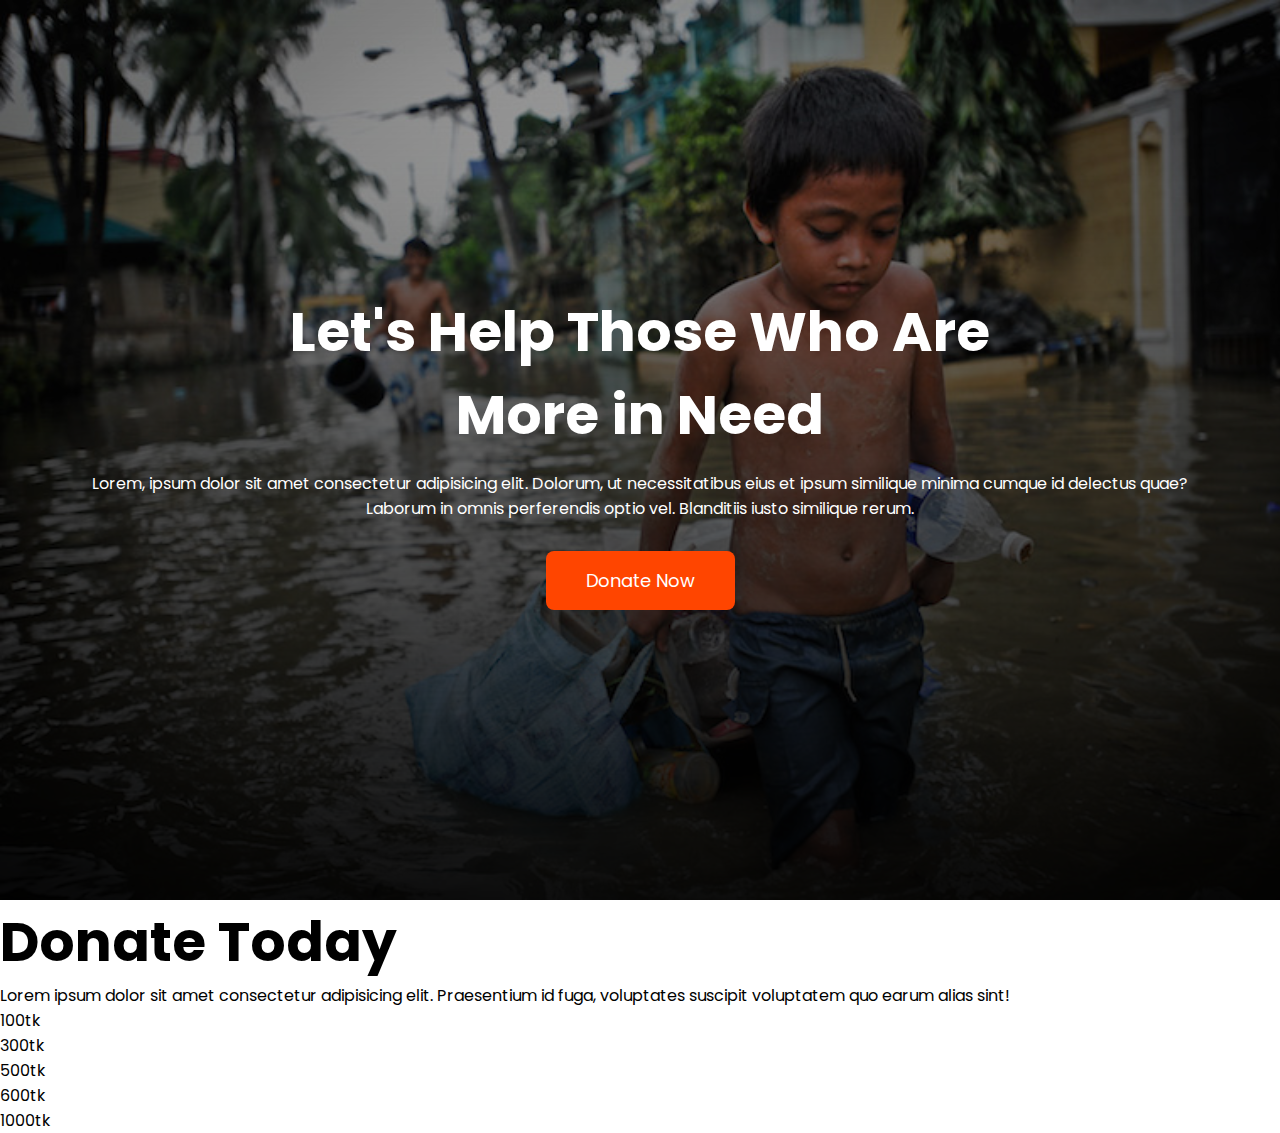
<file: charity/index.html>
<!DOCTYPE html>
<html lang="en">
<head>
    <meta charset="UTF-8">
    <meta http-equiv="X-UA-Compatible" content="IE=edge">
    <meta name="viewport" content="width=device-width, initial-scale=1.0">
    <title>Donate Today</title>

    <link rel="stylesheet" href="./css/style.css">
</head>
<body>

    <header>
        <div>
            <h1 class="title">Let's Help Those Who Are <br> More in Need</h1>
            <p class="desc">Lorem, ipsum dolor sit amet consectetur adipisicing elit. Dolorum, ut necessitatibus eius et ipsum similique minima cumque id delectus quae? <br> Laborum in omnis perferendis optio vel. Blanditiis iusto similique rerum.</p>
            <div>
                <button class="btn btn-primary">Donate Now</button>
            </div>
        </div>
    </header>

     <main>
        <section>
            <h2 class="title">Donate Today</h2>
            <p>Lorem ipsum dolor sit amet consectetur adipisicing elit. Praesentium id fuga, voluptates suscipit voluptatem quo earum alias sint!</p>
            <div>
                <div>100tk</div>
                <div>300tk</div>
                <div>500tk</div>
                <div>600tk</div>
                <div>1000tk</div>
            </div>
        </section>
     </main>
    
</body>
</html>
</file>
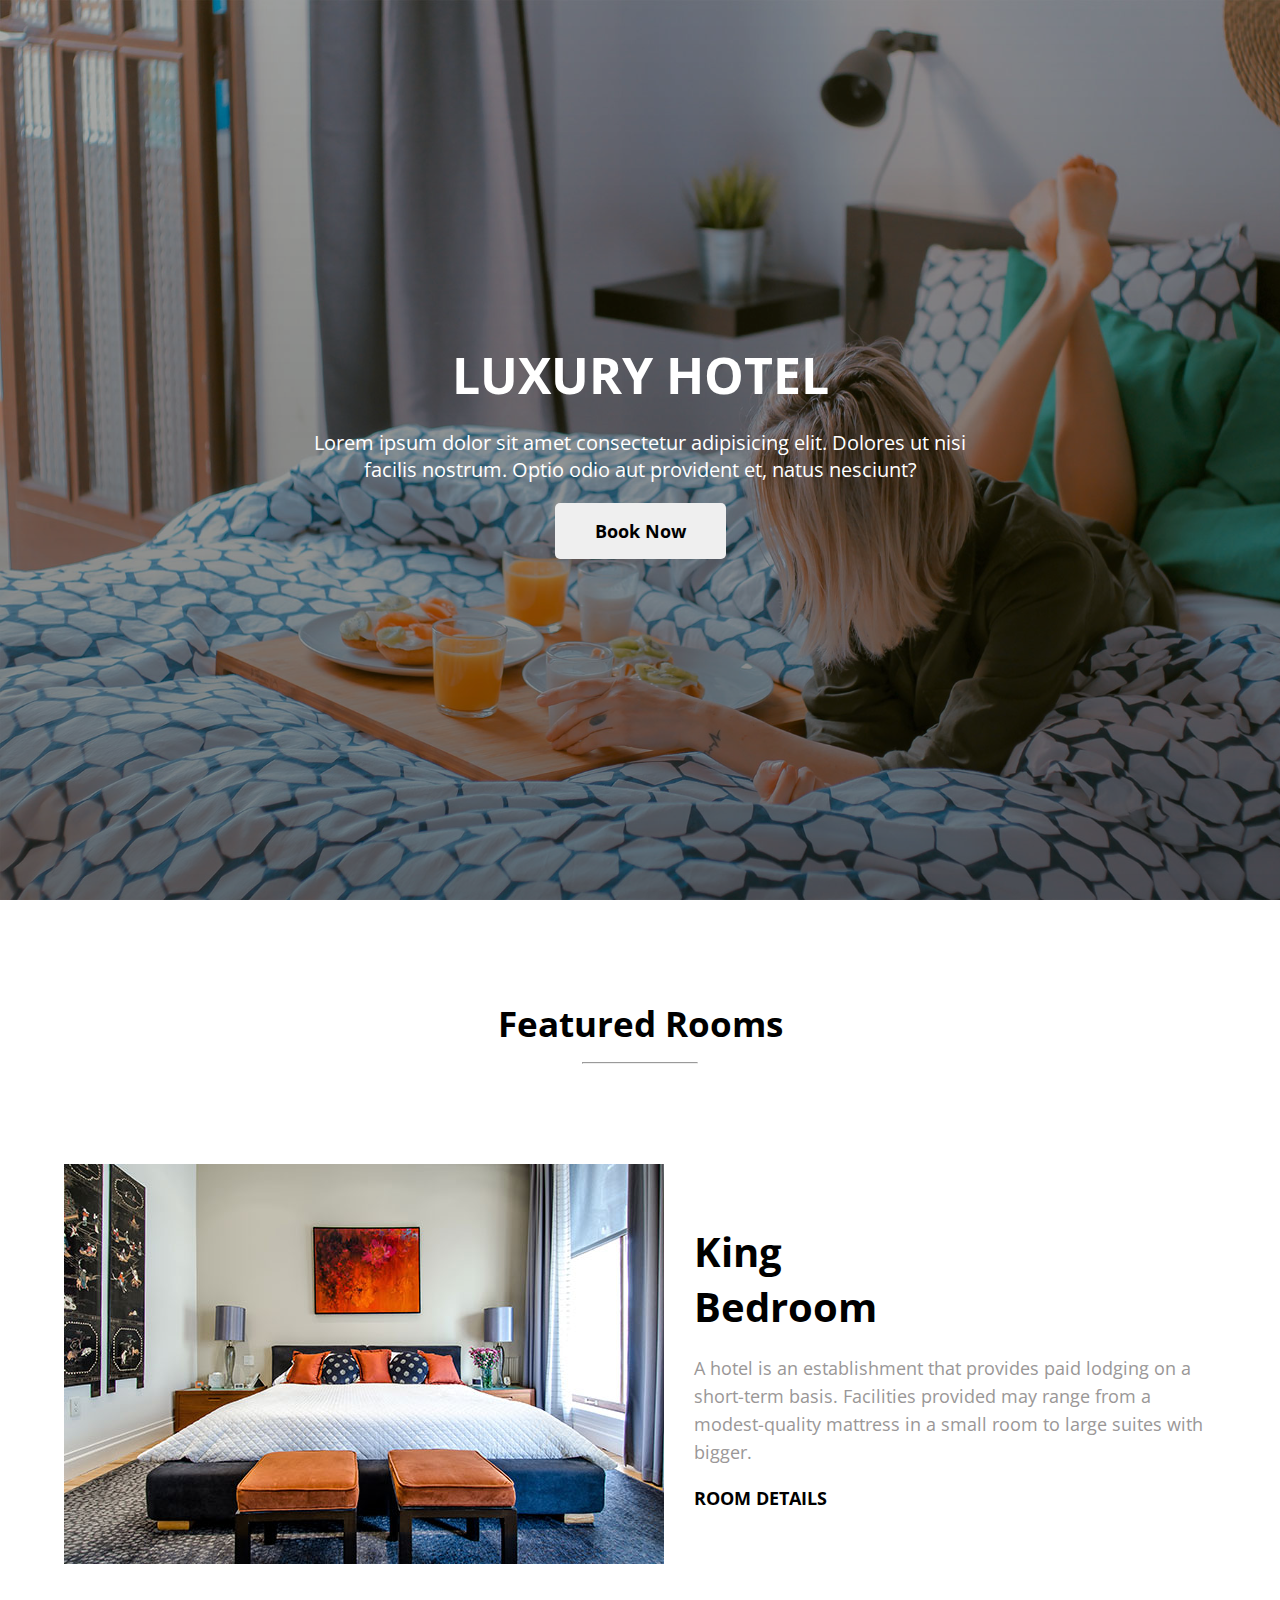
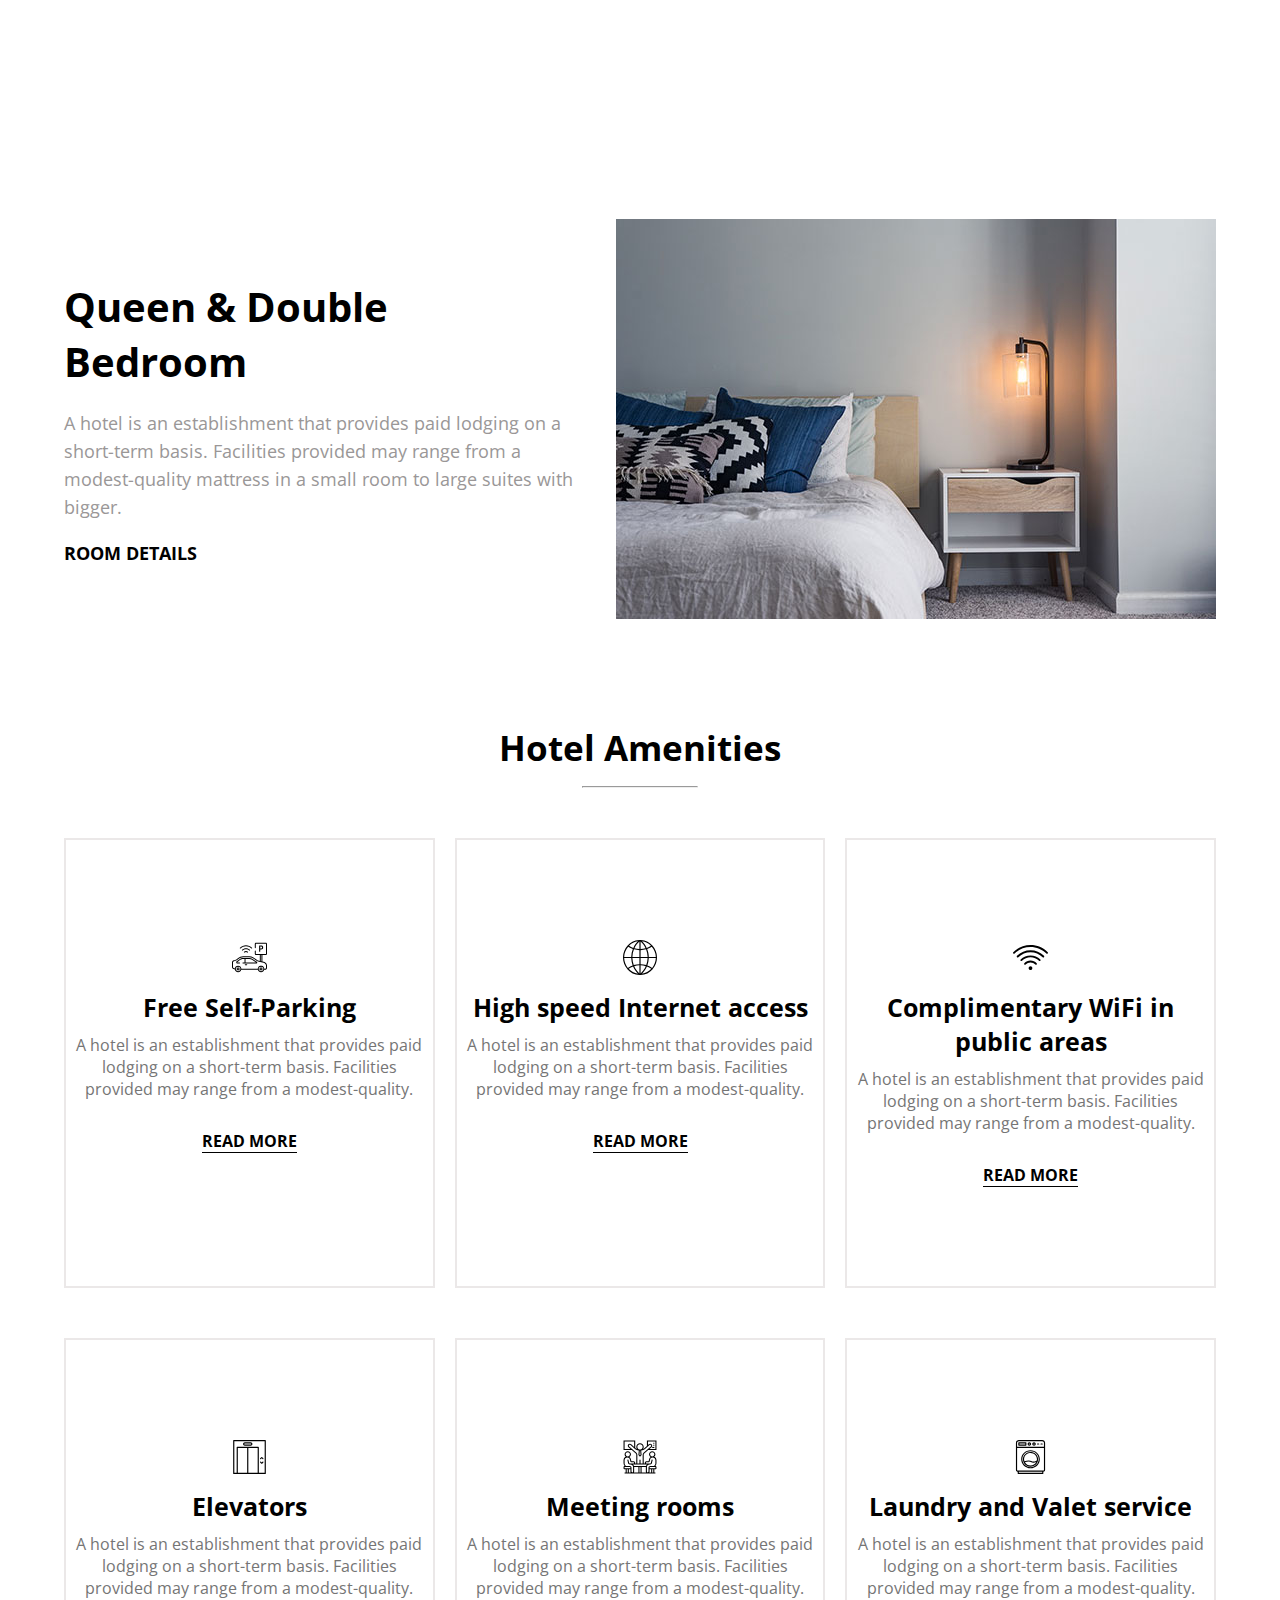
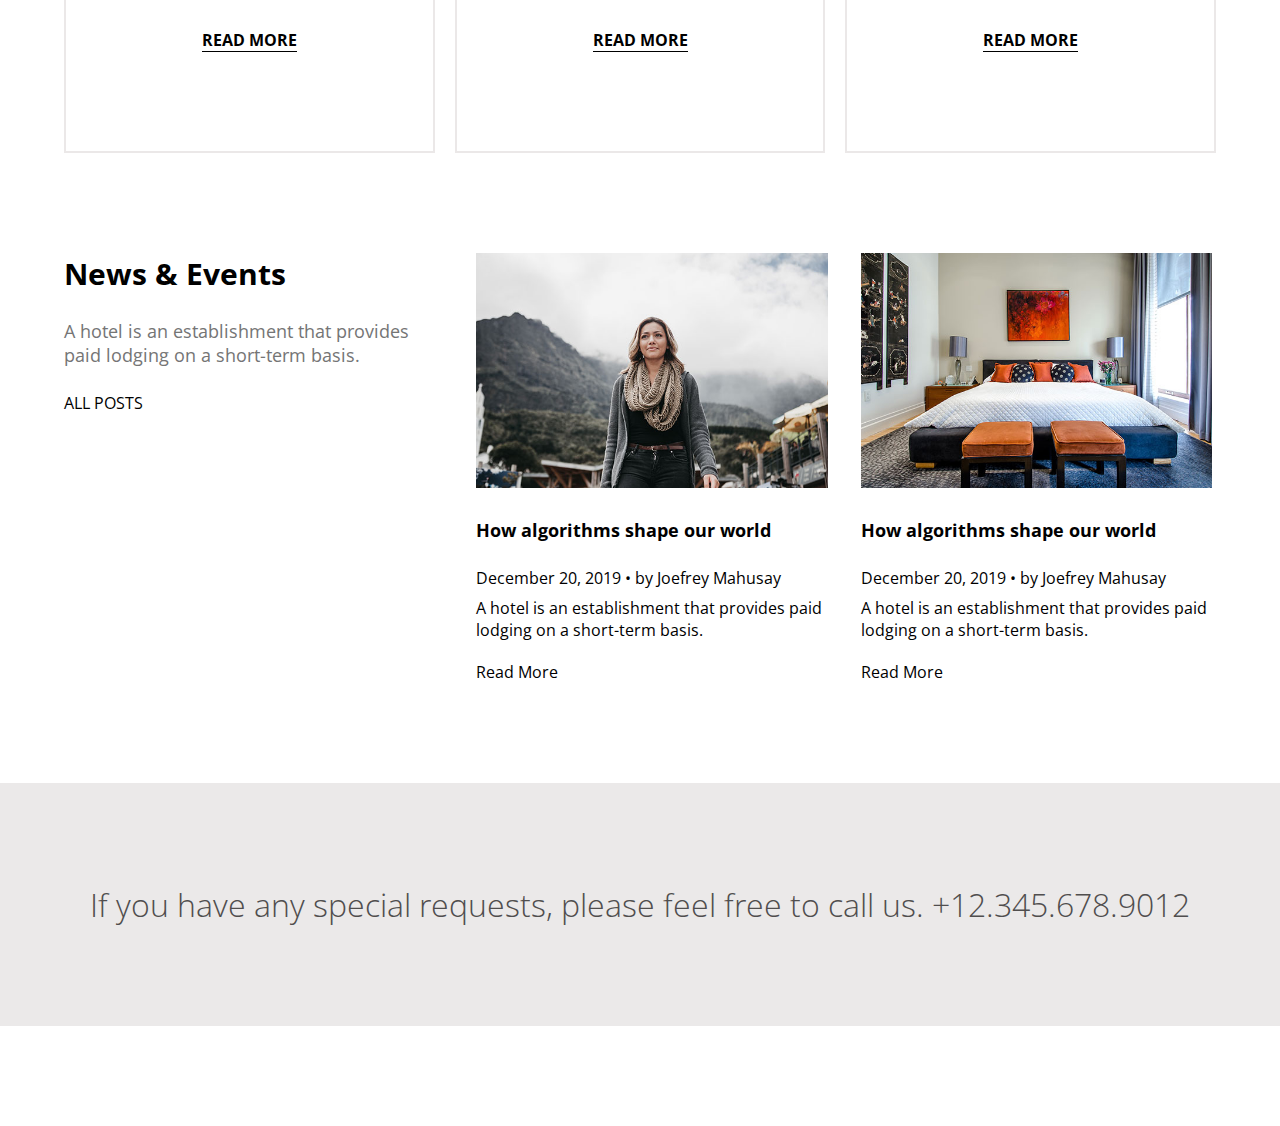
<file: luxury-hotel/index.html>
<!DOCTYPE html>
<html lang="en">
<head>
    <meta charset="UTF-8">
    <meta http-equiv="X-UA-Compatible" content="IE=edge">
    <meta name="viewport" content="width=device-width, initial-scale=1.0">
    <title>Luxury Hotel</title>

    <link rel="stylesheet" href="./css/style.css">
</head>
<body>

    <header>
        <div>
            <h1 class="title">LUXURY HOTEL</h1>
            <p class="desc">Lorem ipsum dolor sit amet consectetur adipisicing elit. Dolores ut nisi facilis nostrum. Optio odio aut provident et, natus nesciunt?</p>
            <div>
                <button class="btn btn-primary">Book Now</button>
            </div>
        </div>
    </header>

    <main>
        <section class="featured">
            <h3 class="section-title">Featured Rooms</h3>
            <hr>
            <div class="feature-container">
                <div>
                    <img src="./images/img_2.jpg" alt="">
                </div>
                <div class="details">
                    <h2>King <br> Bedroom</h2>
                    <p>A hotel is an establishment that provides paid lodging on a short-term basis. Facilities provided may range from a modest-quality mattress in a small room to large suites with bigger.</p>
                    <a href="">ROOM DETAILS</a>
                </div>
            </div>
        </section>
        <!-- queen bedroom -->
        <section class="featured">
            <div class="feature-container">
                <div class="details">
                    <h2>Queen & Double <br> Bedroom</h2>
                    <p>A hotel is an establishment that provides paid lodging on a short-term basis. Facilities provided may range from a modest-quality mattress in a small room to large suites with bigger.</p>
                    <a href="">ROOM DETAILS</a>
                </div>
                <div>
                    <img src="./images/img_3.jpg" alt="">
                </div>
            </div>
        </section>

        <!-- services -->
        <section class="services">
            <h3 class="section-title">Hotel Amenities</h3>
            <hr>
            <div class="service-container">
                <div class="service1">
                    <img class="icon" src="./images/svg/parking.svg" alt="">
                    <h4>Free Self-Parking</h4>
                    <p>A hotel is an establishment that provides paid lodging on a short-term basis. Facilities provided may range from a modest-quality.</p>
                    <a href="">READ MORE</a>
                </div>
                <div class="service1">
                    <img class="icon" src="./images/svg/internet.svg" alt="">
                    <h4>High speed Internet access</h4>
                    <p>A hotel is an establishment that provides paid lodging on a short-term basis. Facilities provided may range from a modest-quality.</p>
                    <a href="">READ MORE</a>
                </div>
                <div class="service1">
                    <img class="icon" src="./images/svg/wifi.svg" alt="">
                    <h4>Complimentary WiFi in public areas</h4>
                    <p>A hotel is an establishment that provides paid lodging on a short-term basis. Facilities provided may range from a modest-quality.</p>
                    <a href="">READ MORE</a>
                </div>
            </div>
            <div class="service-container">
                <div class="service1">
                    <img class="icon" src="./images/svg/elevator.svg" alt="">
                    <h4>Elevators</h4>
                    <p>A hotel is an establishment that provides paid lodging on a short-term basis. Facilities provided may range from a modest-quality.</p>
                    <a href="">READ MORE</a>
                </div>
                <div class="service1">
                    <img class="icon" src="./images/svg/partners.svg" alt="">
                    <h4>Meeting rooms</h4>
                    <p>A hotel is an establishment that provides paid lodging on a short-term basis. Facilities provided may range from a modest-quality.</p>
                    <a href="">READ MORE</a>
                </div>
                <div class="service1">
                    <img class="icon" src="./images/svg/washing-machine.svg" alt="">
                    <h4>Laundry and Valet service</h4>
                    <p>A hotel is an establishment that provides paid lodging on a short-term basis. Facilities provided may range from a modest-quality.</p>
                    <a href="">READ MORE</a>
                </div>
            </div>
        </section>

        <!-- news section -->
        <section class="news">
            <div>
                <h3 class="news-title">News & Events</h3>
                <p class="news-desc">A hotel is an establishment that provides paid lodging on a short-term basis.</p>
                <a href="">ALL POSTS</a>
            </div>
            <div class="blog">
                <img src="./images/img_1.jpg" alt="">
                <h4>How algorithms shape our world</h4>
                <p>December 20, 2019 • by Joefrey Mahusay</p>
                <p style="padding-bottom: 20px;">A hotel is an establishment that provides paid lodging on a short-term basis.</p>
                <a href="">Read More</a>
            </div>
            <div class="blog">
                <img src="./images/img_2.jpg" alt="">
                <h4>How algorithms shape our world</h4>
                <p>December 20, 2019 • by Joefrey Mahusay</p>
                <p style="padding-bottom: 20px;">A hotel is an establishment that provides paid lodging on a short-term basis.</p>
                <a href="">Read More</a>
            </div>
        </section>

        <!-- query -->
        <section class="query">
            <h1>If you have any special requests, please feel free to call us. +12.345.678.9012</h1>
        </section>
    </main>



    
</body>
</html>
</file>
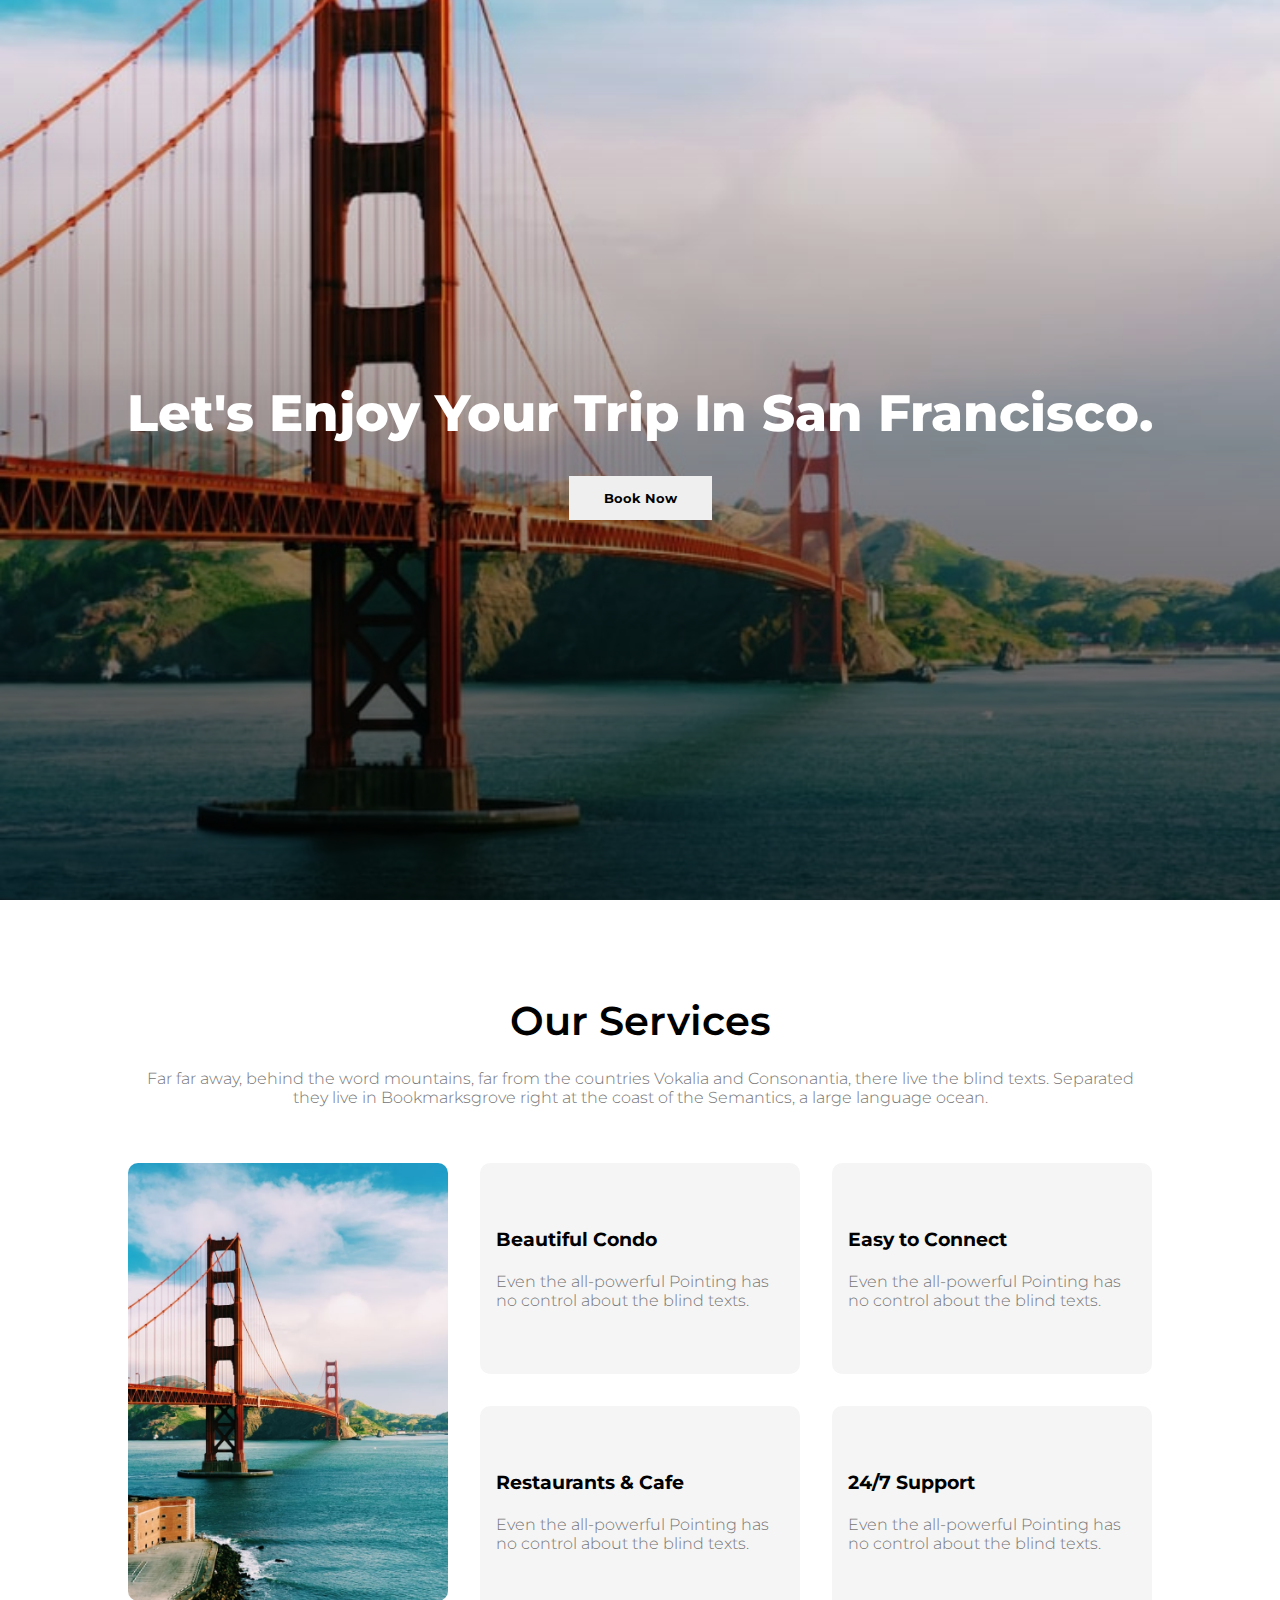
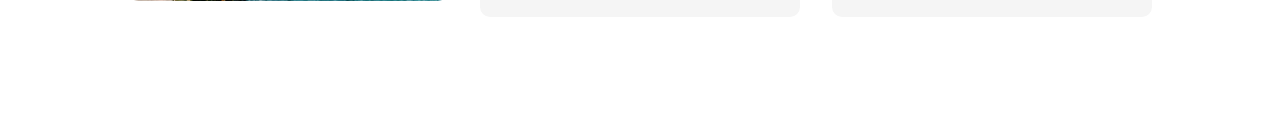
<file: travelling-website/index.html>
<!DOCTYPE html>
<html lang="en">
<head>
    <meta charset="UTF-8">
    <meta http-equiv="X-UA-Compatible" content="IE=edge">
    <meta name="viewport" content="width=device-width, initial-scale=1.0">
    <title>Tour and Travel</title>

    <link rel="stylesheet" href="./css/style.css">
</head>
<body>

    <header>
        <div class="banner">
            <h1>
                Let's Enjoy Your Trip In San Francisco.
            </h1>
            <button class="btn btn-primary">Book Now</button>
        </div>
    </header>

    <!-- header done -->

    <main>
        <section class="services">
            <h3 class="title">Our Services</h3>
            <p class="desc">Far far away, behind the word mountains, far from the countries Vokalia and Consonantia, there live the blind texts. Separated they live in Bookmarksgrove right at the coast of the Semantics, a large language ocean.</p>
            <div class="service">
                <div>
                    <img src="./images/hero-slider-1.jpg" alt="">
                </div>
                <div class="single-service-container">
                    <div class="single-service">
                        <h4>Beautiful Condo</h4>
                        <p>Even the all-powerful Pointing has no control about the blind texts.</p>
                    </div>
                    <div class="single-service">
                        <h4>Restaurants & Cafe</h4>
                        <p>Even the all-powerful Pointing has no control about the blind texts.</p>
                    </div>
                </div>
                <div class="single-service-container">
                    <div class="single-service">
                        <h4>Easy to Connect</h4>
                        <p>Even the all-powerful Pointing has no control about the blind texts.</p>
                    </div>
                    <div class="single-service">
                        <h4>24/7 Support</h4>
                        <p>Even the all-powerful Pointing has no control about the blind texts.</p>
                    </div>
                </div>
            </div>
        </section>
    </main>
    
</body>
</html>
</file>
<file: charity/css/style.css>
@import url('https://fonts.googleapis.com/css2?family=Great+Vibes&family=Montserrat:wght@100;200;300;400;500;600;700;800&family=Open+Sans:wght@300;400;500;600;700;800&family=Poppins:wght@100;200;300;400;500;600;700;800&display=swap');

*{
    margin: 0;
    padding: 0;
    box-sizing: border-box;
    font-family: 'Poppins', sans-serif;
}
header{
    background-image: url('../assets/images/donation9.jpg'), linear-gradient(rgba(0,0,0,0.3), rgba(0,0,0,0.9));
    background-blend-mode: overlay;
    height: 100vh;
    background-repeat: no-repeat;
    background-size: cover;
    color: #FFF;
    text-align: center;
    display: flex;
    justify-content: center;
    align-items: center;
}
.title{
    font-size: 55px;
    font-weight: 700;
}
.desc{
    font-size: 16px;
    margin: 15px 0;
}
.btn{
    padding: 16px 40px;
    border: 0;
    cursor: pointer;
}
.btn-primary{
    background-color: orangered;
    color: white;
    font-size: 18px;
    border-radius: 8px;
    margin-top: 15px;
}
 /* donation section */
.donate{
    width: 50%;
    margin: 0 auto;
    text-align: center;
    padding: 90px 0;
}
.donate-title{
    font-size: 55px;
    font-weight: 700;
}
.donate-desc{
    font-size: 16px;
    margin: 15px 0;
    color: #757575;
}
.donation{
    display: flex;
    justify-content: space-around;
    margin-bottom: 30px;
}
.amount{
    margin-top: 30px;
    padding: 35px 20px;
    background-color: #f9f3f3;
    font-size: 30px;
    font-weight: bold;
    color: #757575;
    border: 2px solid white;
    border-radius: 5px;
}
.amount:hover{
    border: 2px solid orangered;
    background-color: rgb(249, 226, 217);
    color: orangered;
}
.other-amount{
    color: #757575;
    font-size: 20px;
    margin-top: 70px;
}
hr{
    color: #757575;
    margin-bottom: 20px;
}

/* donate plan  */
.donate-plan{
    width: 90%;
    margin: 0 auto;
}
.plan1{
    background-color: rgb(180, 245, 245);
    padding: 80px 20px;
    border-radius: 5px;
}
.plan2{
    background-color: rgb(247, 171, 198);
    padding: 80px 20px;
    border-radius: 5px;
}
.plan3{
    background-color: rgb(228, 247, 163);
    padding: 80px 20px;
    border-radius: 5px;
}
.plan-title{
    font-size: 26px;
    padding: 10px 0;
}
.plan-desc{
    font-size: 18px;
    line-height: 25px;
    padding-top: 10px;
}
.donate-plan-container{
    display: flex;
    gap: 30px;
    padding-top: 50px;
}
/* contribute */
.contribute{
    width: 90%;
    margin: 0 auto;
    padding: 90px 0;
    display: flex;
    gap: 30px;
    justify-content: center;
    align-items: center;
}
.survive{
    width: 90%;
    margin: 0 auto;
    padding-bottom: 90px;
    display: flex;
    gap: 30px;
    justify-content: center;
    align-items: center;
}
.img-w{
    width: 100%;
}
.img-div{
    width: 75%;
}
.contribute-title{
    font-size: 40px;
    padding-bottom: 20px;
}

/* updates */
.updates{
    width: 50%;
    margin: 0 auto;
    text-align: center;
    padding-bottom: 90px;
}
.form{
    background-color: rgb(246, 246, 200);
    padding: 70px 30px;
    margin-top: 50px;
}
.update-title{
    font-size: 40px;
    font-weight: 700;
}
input[type="email"]{
    padding: 16px 60px;
    border: 2px solid white;
}
.btn-form{
    background-color: orangered;
    color: white;
    margin-left: -5px;
}
</file>
<file: luxury-hotel/css/style.css>
@import url('https://fonts.googleapis.com/css2?family=Great+Vibes&family=Montserrat:wght@100;200;300;400;500;600;700;800&family=Open+Sans:wght@300;400;500;600;700;800&family=Poppins:wght@100;200;300;400;500;600;700;800&display=swap');

*{
    margin: 0;
    padding: 0;
    box-sizing: border-box;
    font-family: 'Open Sans', sans-serif;
}
header{
    background-image: url('../images/slider_1.jpg'), linear-gradient(rgba(0,0,0,0.3), rgba(0,0,0,0.5));
    background-blend-mode: overlay;
    height: 100vh;
    background-size: cover;
    background-repeat: no-repeat;
    display: flex;
    justify-content: center;
    align-items: center;
    color: white;
    text-align: center;
}
.title{
    font-size: 50px;
    font-weight: 700;
}
.desc{
    font-size: 20px;
    width: 55%;
    margin: 20px auto;
}
.btn{
    padding: 16px 40px;
    border: 0;
    border-radius: 5px;
    cursor: pointer;
}
.btn-primary{
    color: black;
    font-weight: bold;
    font-size: 18px;
}

/* section */
.featured{
    width: 90%;
    margin: 0 auto;
    padding: 50px 0;
    padding-top: 100px;
}
.section-title{
    font-size: 35px;
    text-align: center;
}
hr{
    width: 10%;
    color: #757575;
    margin: 0 auto;
    margin-top: 15px;
}
.feature-container{
    display: flex;
    justify-content: center;
    align-items: center;
    gap: 30px;
    margin-top: 100px;
}
.details h2{
    font-size: 40px;
}
.details p{
    font-size: 18px;
    color: #9a9797;
    margin: 20px 0;
    line-height: 28px;
}
.details a{
    text-decoration: none;
    color: black;
    font-weight: bold;
    font-size: 18px;
}
/* services */
.services{
    width: 90%;
    margin: 0 auto;
    padding-top: 50px;
    padding-bottom: 100px;
}
.icon{
    width: 10%;
}
.service-container{
    display: flex;
    justify-content: space-between;
    gap: 20px;
    margin-top: 50px;
}
.service1{
    text-align: center;
    padding: 100px 10px;
    border: 2px solid rgb(235, 232, 232);
}
.service1:hover{
    border: 2px solid black;
}
.service1 h4{
    font-size: 25px;
    font-weight: bold;
    padding-top: 10px;
}
.service1 p{
    color: #757575;
    margin: 10px 0 30px;
}
.service1 a{
    text-decoration: none;
    color: black;
    font-weight: bold;
    border-bottom: 1px solid black;
}

/* news */
.news{
    width: 90%;
    margin: 0 auto;
    display: flex;
    justify-content: space-between;
    gap: 30px;
}
.news-title{
    font-size: 30px;
    font-weight: bold;
}
.news-desc{
    font-size: 18px;
    color: #757575;
    margin: 25px 0;
}
.news a{
    text-decoration: none;
    color: black;
}
.news img{
    width: 99%;
}
.blog h4{
    font-size: 18px;
    padding: 25px 0;
}
.blog p{
    font-size: 16px;
    padding-bottom: 8px;
}

.query{
    margin: 100px 0;
    text-align: center;
}
.query h1{
    color: #504e4e;
    font-weight: 200;
    padding: 100px 0;
    background-color: #ebe9e9;
}

/* footer */
footer{
    width: 100%;
}
.footer-container{
    width: 90%;
    display: flex;
    justify-content: space-between;
    gap: 30px;
    padding: 40px;
}
.footer-container h3{
    font-size: 20px;
    font-weight: 400;
    padding: 20px 0;
}
.footer-container p{
    font-weight: 100;
    padding: 10px 0;
}
input[type="email"]{
    padding: 14px 40px;
}
.btn-form{
    background-color: black;
    color: white;
    font-weight: bold;
}
.about a{
    text-decoration: none;
    display: block;
    margin-top: 20px;
}
.copy{
    color: black;
    text-align: center;
    font-weight: 300;
    padding: 10px 0;
}
</file>
<file: travelling-website/css/style.css>
@import url('https://fonts.googleapis.com/css2?family=Great+Vibes&family=Montserrat:wght@100;200;300;400;500;600;700;800&family=Open+Sans:wght@300;400;500;600;700;800&family=Poppins:wght@100;200;300;400;500;600;700;800&display=swap');

*{
    margin: 0;
    padding: 0;
    box-sizing: border-box;
    font-family: 'Montserrat', sans-serif;
}
.btn{
    padding: 14px 35px;
    border: none;
    cursor: pointer;
    font-weight: bold;
}
header{
    background-image: url('../images/hero-slider-1.jpg'), linear-gradient(rgba(0,0,0,0), rgba(0,0,0,0.7));
    background-blend-mode: multiply;
    height: 100vh;
    background-repeat: no-repeat;
    background-size: cover;
    background-position: center;
    display: flex;
    justify-content: center;
    align-items: center;
}
.banner{
    text-align: center;
    color: #FFF;
}
.banner h1{
    font-size: 3.2rem;
    font-weight: 800;
    padding-bottom: 2rem;
}

.services{
    width: 80%;
    margin: 0 auto;
    padding: 6rem 0;
}
img{
    width: 100%;
    border-radius: 10px;
}
.service{
    display: grid;
    grid-template-columns: repeat(3, 1fr);
    gap: 2rem;
}
.title{
    font-size: 2.5rem;
    font-weight: 600;
    text-align: center;
}
.desc{
    font-size: 1rem;
    font-weight: 300;
    text-align: center;
    color: #757575;
    padding: 1.5rem 0 3.5rem 0;

}
.single-service{
    padding: 4rem 1rem;
    background-color: whitesmoke;
    border-radius: 10px;
}
.single-service h4{
    font-size: 1.2rem;
    padding-bottom: 1.3rem;
}
.single-service p{
    font-size: 1rem;
    color: #757575;
    font-weight: 300;
}
.single-service-container{
    display: grid;
    gap: 2rem;
}

.popular-destination{
    width: 80%;
    margin: 0 auto;
}
.destination-container{
    display: grid;
    grid-template-columns: repeat(3, 1fr);
    gap: 2rem;
}
.destination{
    height: 70vh;
    border-radius: 1rem;
    padding: 4rem 0 0 2rem;
}
.destination:hover{
    transition: all 1s linear;
    transform: scale(1.1);
}
.dest1{
    background-image: url('../images/hero-slider-3.jpg');
    background-repeat: no-repeat;
    background-size: cover;
}
.dest2{
    background-image: url('../images/hero-slider-2.jpg');
    background-repeat: no-repeat;
    background-size: cover;
}
.dest3{
    background-image: url('../images/hero-slider-4.jpg');
    background-repeat: no-repeat;
    background-size: cover;
}
.destination h4{
    font-weight: 600;
    color: rgb(66, 70, 72);
}
.destination p{
    font-weight: 300;
    font-size: 0.8rem;
    padding-top: 0.3rem;
}

.discount{
    width: 80%;
    margin: 0 auto;
    padding: 6rem 0;
}
.card-container{
    display: grid;
    grid-template-columns: repeat(4, 1fr);
    gap: 1.5rem;
}
.card h4{
    padding: 0.5rem 0 0.3rem 0;
    font-weight: 400;
    /* font-size: 1.2rem; */
}
.card p{
    font-weight: 300;
    font-size: 0.8rem;
}
.card span{
    font-weight: bold;
    font-size: 1.2rem;
}

.contact{
    background-color: black;
    color: #FFF;
    padding: 4rem;
    width: 100%;
    text-align: center;
}
.contact h3{
    font-size: 1.7rem;
    font-weight: 500;
}
.contact p{
    font-size: 0.9rem;
    padding: 1rem 0 0.5rem 0;
}

/* responsiveness */
@media only screen and (max-width: 576px) {
    .service, .destination-container, .card-container{
        grid-template-columns: repeat(1, 1fr);
    }
  }

/* for tablet */
@media only screen and (min-width: 577px) and (max-width: 768px) {
    .service{
        grid-template-columns: repeat(1, 1fr);
    }
    .destination-container{
        grid-template-columns: repeat(1, 1fr);
    }
    .card-container{
        grid-template-columns: repeat(2, 1fr);
    }
  }
</file>
